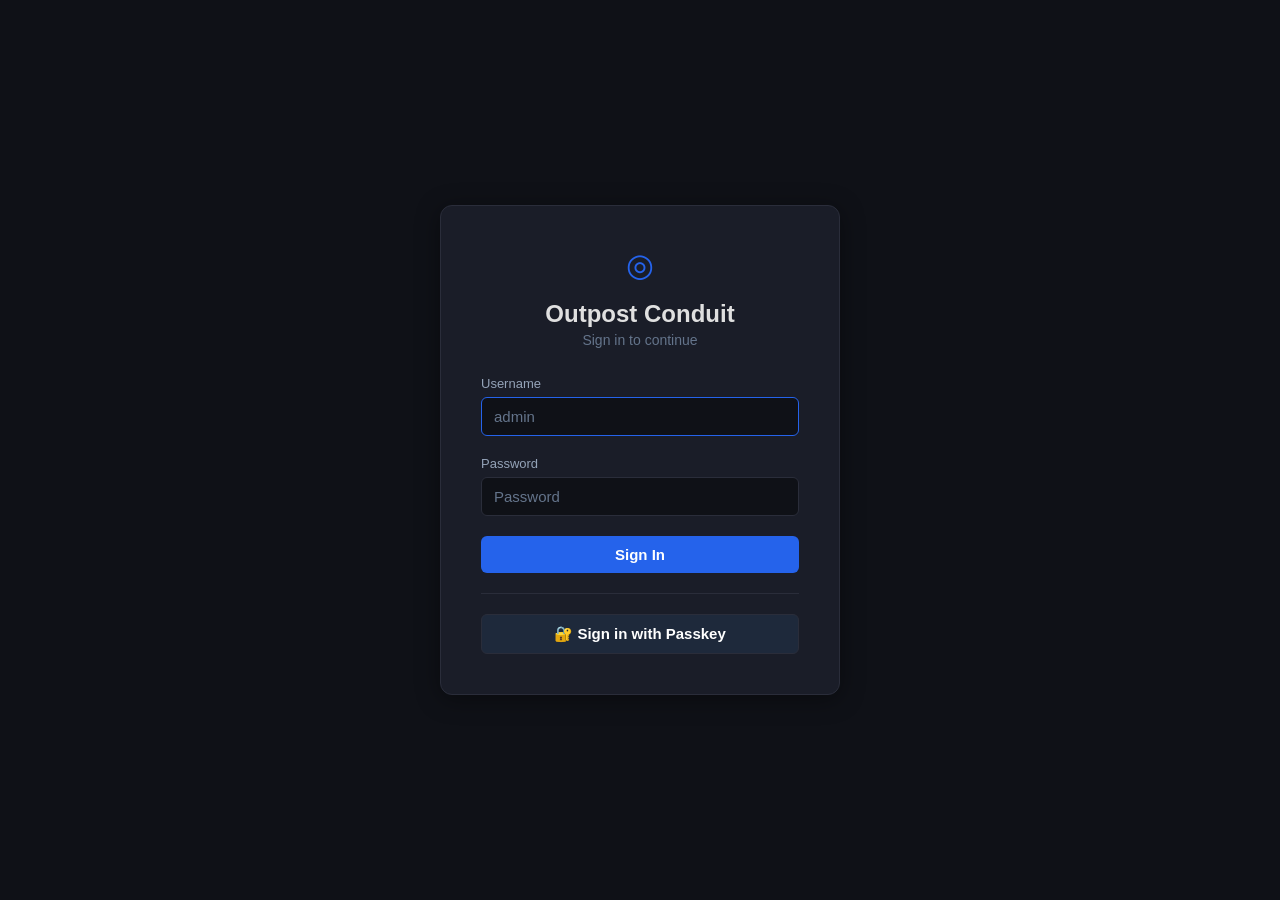
<file: web/templates/login.html>
<!DOCTYPE html>
<html lang="en">
<head>
  <meta charset="UTF-8">
  <meta name="viewport" content="width=device-width, initial-scale=1.0">
  <title>Login — Outpost Conduit</title>
  <style>
    *, *::before, *::after { box-sizing: border-box; margin: 0; padding: 0; }

    body {
      font-family: -apple-system, BlinkMacSystemFont, 'Segoe UI', Roboto, Oxygen, sans-serif;
      background: #0f1117;
      color: #e0e0e0;
      display: flex;
      align-items: center;
      justify-content: center;
      min-height: 100vh;
    }

    .login-card {
      background: #1a1d28;
      border: 1px solid #2a2d3a;
      border-radius: 12px;
      padding: 2.5rem;
      width: 100%;
      max-width: 400px;
      box-shadow: 0 4px 24px rgba(0, 0, 0, 0.4);
    }

    .login-card h1 {
      font-size: 1.5rem;
      font-weight: 700;
      text-align: center;
      margin-bottom: 0.25rem;
      color: #e0e0e0;
    }

    .login-card .subtitle {
      text-align: center;
      color: #64748b;
      font-size: 0.875rem;
      margin-bottom: 1.75rem;
    }

    .form-group {
      margin-bottom: 1.25rem;
    }

    .form-group label {
      display: block;
      font-size: 0.8125rem;
      font-weight: 500;
      color: #94a3b8;
      margin-bottom: 0.375rem;
    }

    .form-group input {
      width: 100%;
      padding: 0.625rem 0.75rem;
      background: #0f1117;
      border: 1px solid #2a2d3a;
      border-radius: 6px;
      color: #e0e0e0;
      font-size: 0.9375rem;
      outline: none;
      transition: border-color 0.15s;
    }

    .form-group input:focus {
      border-color: #2563eb;
    }

    .form-group input::placeholder {
      color: #64748b;
    }

    .btn-login {
      width: 100%;
      padding: 0.625rem;
      background: #2563eb;
      color: #fff;
      border: none;
      border-radius: 6px;
      font-size: 0.9375rem;
      font-weight: 600;
      cursor: pointer;
      transition: background 0.15s;
    }

    .btn-login:hover {
      background: #1d4ed8;
    }

    .btn-login:disabled {
      opacity: 0.6;
      cursor: not-allowed;
    }

    .error-msg {
      background: rgba(239, 68, 68, 0.1);
      border: 1px solid rgba(239, 68, 68, 0.3);
      color: #ef4444;
      padding: 0.625rem 0.75rem;
      border-radius: 6px;
      font-size: 0.8125rem;
      margin-bottom: 1.25rem;
      display: none;
    }

    .logo-icon {
      text-align: center;
      margin-bottom: 1rem;
      font-size: 2rem;
      color: #2563eb;
    }
  </style>
</head>
<body>
  <div class="login-card">
    <div class="logo-icon">&#9678;</div>
    <h1>Outpost Conduit</h1>
    <p class="subtitle">Sign in to continue</p>

    <div id="error" class="error-msg"></div>

    <form id="loginForm" autocomplete="on">
      <div class="form-group">
        <label for="username">Username</label>
        <input type="text" id="username" name="username" placeholder="admin" autocomplete="username" required autofocus>
      </div>
      <div class="form-group">
        <label for="password">Password</label>
        <input type="password" id="password" name="password" placeholder="Password" autocomplete="current-password" required>
      </div>
      <button type="submit" class="btn-login" id="submitBtn">Sign In</button>
    </form>

    <div style="text-align:center;margin-top:1.25rem;padding-top:1.25rem;border-top:1px solid #2a2d3a">
      <button class="btn-login" id="passkeyBtn" style="background:#1e293b;border:1px solid #2a2d3a">
        &#128272; Sign in with Passkey
      </button>
    </div>
  </div>

  <script>
    // If already authenticated, redirect to app
    if (localStorage.getItem('token')) {
      window.location.href = '/';
    }

    const form = document.getElementById('loginForm');
    const errorEl = document.getElementById('error');
    const submitBtn = document.getElementById('submitBtn');

    // Password login
    form.addEventListener('submit', async (e) => {
      e.preventDefault();
      errorEl.style.display = 'none';
      submitBtn.disabled = true;
      submitBtn.textContent = 'Signing in...';

      const username = document.getElementById('username').value.trim();
      const password = document.getElementById('password').value;

      try {
        const resp = await fetch('/api/auth/login', {
          method: 'POST',
          headers: { 'Content-Type': 'application/json' },
          body: JSON.stringify({ username, password }),
        });

        if (!resp.ok) {
          const data = await resp.json().catch(() => ({}));
          throw new Error(data.detail || 'Invalid credentials');
        }

        const data = await resp.json();
        localStorage.setItem('token', data.token);
        window.location.href = '/';
      } catch (err) {
        errorEl.textContent = err.message;
        errorEl.style.display = 'block';
        submitBtn.disabled = false;
        submitBtn.textContent = 'Sign In';
      }
    });

    // Passkey login
    const passkeyBtn = document.getElementById('passkeyBtn');

    // Hide passkey button if WebAuthn not supported
    if (!window.PublicKeyCredential) {
      passkeyBtn.style.display = 'none';
    }

    passkeyBtn.addEventListener('click', async () => {
      errorEl.style.display = 'none';
      passkeyBtn.disabled = true;
      passkeyBtn.textContent = 'Waiting for passkey...';

      try {
        // Get auth options from server
        const optResp = await fetch('/api/auth/passkey/auth-options', { method: 'POST' });
        if (!optResp.ok) throw new Error('Failed to get auth options');
        const options = await optResp.json();

        // Convert base64url fields for WebAuthn API
        options.challenge = _b64urlToBuffer(options.challenge);
        if (options.allowCredentials) {
          options.allowCredentials = options.allowCredentials.map(c => ({
            ...c,
            id: _b64urlToBuffer(c.id),
          }));
        }

        // Prompt for passkey
        const credential = await navigator.credentials.get({ publicKey: options });

        // Send assertion to server
        const authResp = await fetch('/api/auth/passkey/authenticate', {
          method: 'POST',
          headers: { 'Content-Type': 'application/json' },
          body: JSON.stringify({
            credential: {
              id: credential.id,
              rawId: _bufferToB64url(credential.rawId),
              response: {
                authenticatorData: _bufferToB64url(credential.response.authenticatorData),
                clientDataJSON: _bufferToB64url(credential.response.clientDataJSON),
                signature: _bufferToB64url(credential.response.signature),
                userHandle: credential.response.userHandle ? _bufferToB64url(credential.response.userHandle) : null,
              },
              type: credential.type,
              authenticatorAttachment: credential.authenticatorAttachment,
            }
          }),
        });

        if (!authResp.ok) {
          const data = await authResp.json().catch(() => ({}));
          throw new Error(data.detail || 'Passkey authentication failed');
        }

        const data = await authResp.json();
        localStorage.setItem('token', data.token);
        window.location.href = '/';
      } catch (err) {
        if (err.name === 'NotAllowedError') {
          // User cancelled
        } else {
          errorEl.textContent = err.message;
          errorEl.style.display = 'block';
        }
        passkeyBtn.disabled = false;
        passkeyBtn.textContent = '\u{1F510} Sign in with Passkey';
      }
    });

    function _b64urlToBuffer(b64url) {
      const b64 = b64url.replace(/-/g, '+').replace(/_/g, '/');
      const pad = b64.length % 4 === 0 ? '' : '='.repeat(4 - (b64.length % 4));
      const binary = atob(b64 + pad);
      const bytes = new Uint8Array(binary.length);
      for (let i = 0; i < binary.length; i++) bytes[i] = binary.charCodeAt(i);
      return bytes.buffer;
    }

    function _bufferToB64url(buffer) {
      const bytes = new Uint8Array(buffer);
      let binary = '';
      for (let i = 0; i < bytes.length; i++) binary += String.fromCharCode(bytes[i]);
      return btoa(binary).replace(/\+/g, '-').replace(/\//g, '_').replace(/=+$/, '');
    }
  </script>
</body>
</html>
</file>
